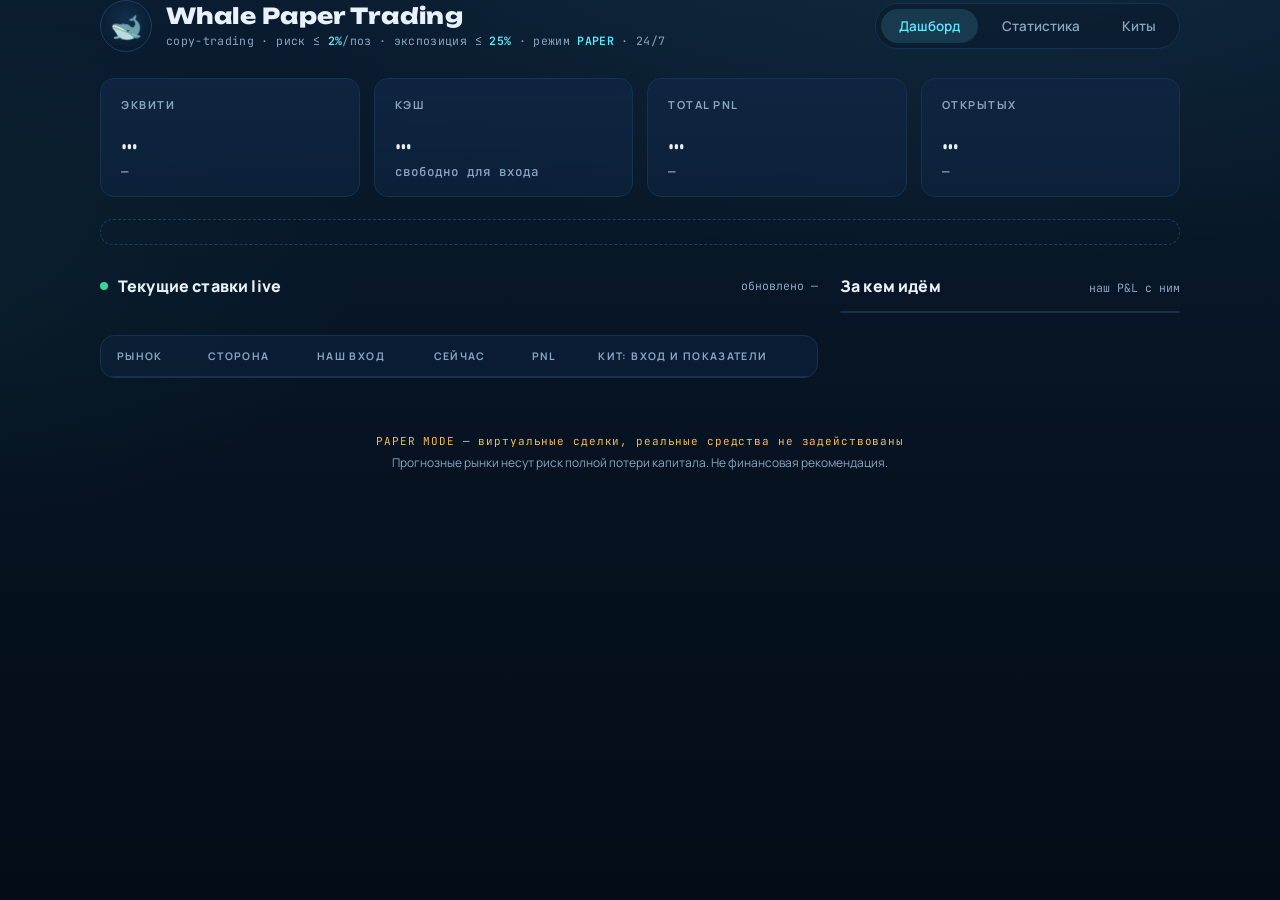
<file: index.html>
<!DOCTYPE html>
<html lang="ru">
<head>
<meta charset="UTF-8">
<meta name="viewport" content="width=device-width, initial-scale=1">
<title>🐋 Дашборд · Whale Paper Trading</title>
<link rel="preconnect" href="https://fonts.googleapis.com">
<link rel="preconnect" href="https://fonts.gstatic.com" crossorigin>
<link href="https://fonts.googleapis.com/css2?family=Manrope:wght@400;500;600;700;800&family=JetBrains+Mono:wght@400;500;600;700&family=Unbounded:wght@600;800&display=swap" rel="stylesheet">
<link rel="stylesheet" href="/style.css">
</head>
<body>
<header class="wrap">
  <div class="topbar">
    <div class="brand">
      <div class="sonar" aria-hidden="true">🐋</div>
      <div>
        <h1>Whale Paper Trading</h1>
        <div class="sub">copy-trading · риск ≤ <b>2%</b>/поз · экспозиция ≤ <b>25%</b> · режим <b>PAPER</b> · 24/7</div>
      </div>
    </div>
    <nav aria-label="Навигация">
      <a class="active" href="/">Дашборд</a>
      <a href="/stats">Статистика</a>
      <a href="/whales">Киты</a>
    </nav>
  </div>
</header>

<main class="wrap">
  <section class="stats" aria-label="Метрики">
    <div class="stat">
      <div class="label">Эквити</div><div class="value" id="equity">…</div><div class="delta flat" id="equity-delta">—</div>
      <svg class="spark" id="spark" viewBox="0 0 200 38" preserveAspectRatio="none" aria-hidden="true">
        <defs><linearGradient id="g1" x1="0" y1="0" x2="0" y2="1"><stop offset="0" stop-color="#63e6ff" stop-opacity=".28"/><stop offset="1" stop-color="#63e6ff" stop-opacity="0"/></linearGradient></defs>
        <path id="sparkfill" d="" fill="url(#g1)"/><path id="sparkline" d="" fill="none" stroke="#63e6ff" stroke-width="1.6"/>
      </svg>
    </div>
    <div class="stat"><div class="label">Кэш</div><div class="value" id="cash">…</div><div class="delta flat">свободно для входа</div></div>
    <div class="stat"><div class="label">Total PnL</div><div class="value" id="pnl">…</div><div class="delta flat" id="pnl-delta">—</div></div>
    <div class="stat"><div class="label">Открытых</div><div class="value" id="opencnt">…</div><div class="delta flat" id="exp-delta">—</div></div>
  </section>

  <div id="halt"></div>
  <div class="risk" role="status" id="riskbanner"></div>

  <div class="grid">
    <section>
      <div class="sec">
        <h2><span class="live-dot" aria-hidden="true"></span>Текущие ставки live</h2>
        <span class="meta">обновлено <span id="updated">—</span></span>
      </div>
      <div class="chips" id="tabs"></div>
      <div class="chips" id="timefilter"></div>
      <div class="panel">
        <table>
          <thead><tr><th>Рынок</th><th>Сторона</th><th>Наш вход</th><th>Сейчас</th><th>PnL</th><th>Кит: вход и показатели</th></tr></thead>
          <tbody id="open"></tbody>
        </table>
      </div>
    </section>

    <aside>
      <div class="sec"><h2>За кем идём</h2><span class="meta">наш P&L с ним</span></div>
      <div class="panel" id="roster"></div>
    </aside>
  </div>
</main>

<footer class="wrap">
  <div class="paper">PAPER MODE — виртуальные сделки, реальные средства не задействованы</div>
  <div style="margin-top:6px">Прогнозные рынки несут риск полной потери капитала. Не финансовая рекомендация.</div>
</footer>
<script src="/app.js"></script>
</body>
</html>
</file>
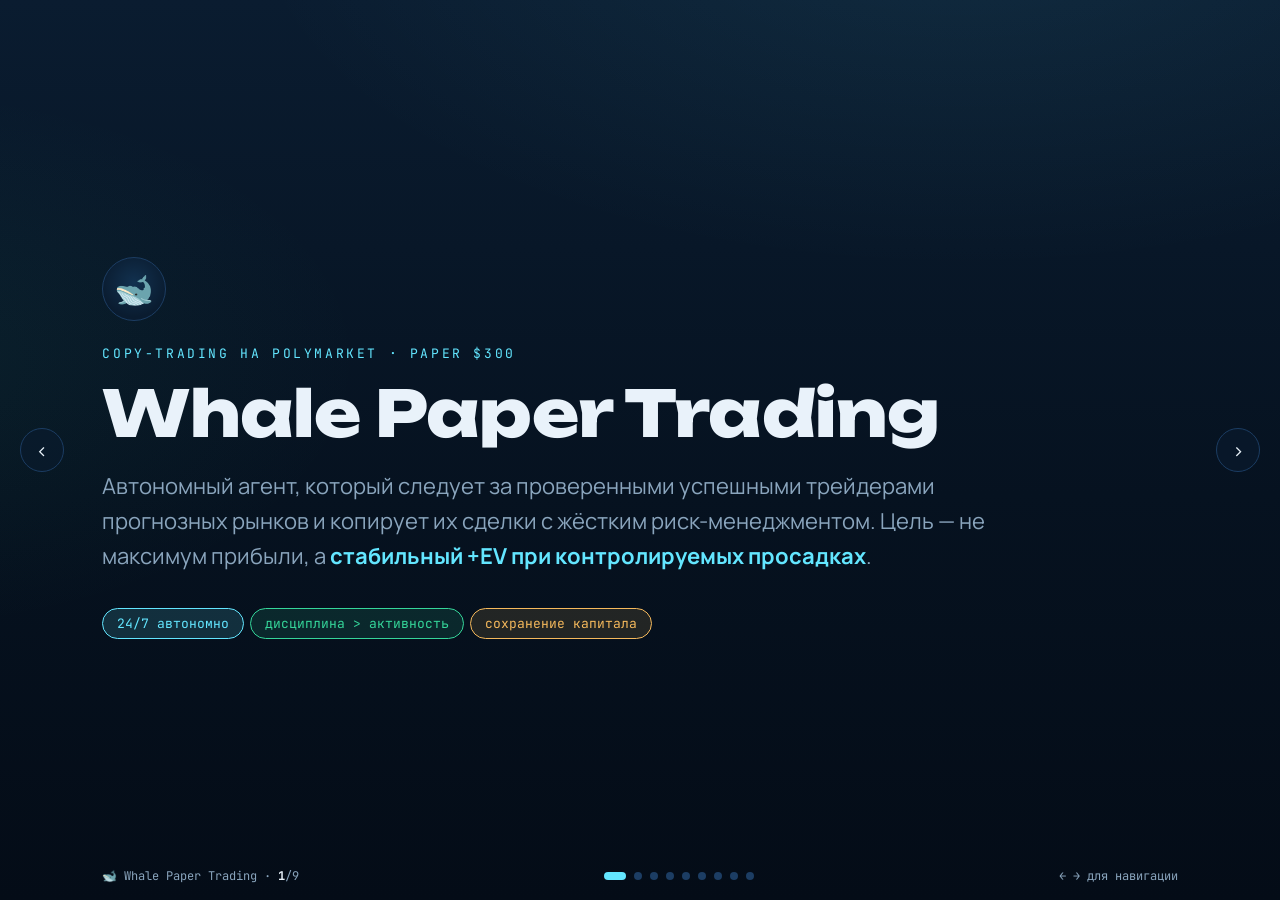
<file: deck.html>
<!DOCTYPE html>
<html lang="ru">
<head>
<meta charset="UTF-8">
<meta name="viewport" content="width=device-width, initial-scale=1">
<title>🐋 Whale Paper Trading — как это работает</title>
<link rel="preconnect" href="https://fonts.googleapis.com"><link rel="preconnect" href="https://fonts.gstatic.com" crossorigin>
<link href="https://fonts.googleapis.com/css2?family=Manrope:wght@400;500;600;700;800&family=JetBrains+Mono:wght@400;500;600;700&family=Unbounded:wght@600;800&display=swap" rel="stylesheet">
<style>
:root{--abyss:#061220;--abyss-2:#0a1c30;--surface:#0e2440;--surface-2:#122c4d;--line:#1c3d63;--line-soft:#16324f;
  --foam:#e9f2fa;--mist:#8aa5bd;--glow:#63e6ff;--glow-dim:rgba(99,230,255,.14);--up:#35d69a;--down:#ff6b87;--amber:#f5b95c;
  --mono:'JetBrains Mono',monospace;--body:'Manrope',sans-serif;--display:'Unbounded','Manrope',sans-serif}
*{box-sizing:border-box;margin:0;padding:0}
body{font-family:var(--body);color:var(--foam);overflow:hidden;height:100vh;
  background:radial-gradient(1200px 600px at 75% -10%,rgba(99,230,255,.08),transparent 60%),
    radial-gradient(900px 500px at -10% 40%,rgba(53,214,154,.06),transparent 55%),
    linear-gradient(180deg,var(--abyss-2) 0%,var(--abyss) 55%,#040c17 100%);-webkit-font-smoothing:antialiased}
.deck{height:100vh;position:relative}
.slide{position:absolute;inset:0;display:none;flex-direction:column;justify-content:center;
  padding:6vh 8vw;opacity:0;transition:opacity .4s}
.slide.on{display:flex;opacity:1;animation:fade .5s}
@keyframes fade{from{opacity:0;transform:translateY(12px)}to{opacity:1;transform:none}}
.kicker{font-family:var(--mono);font-size:13px;letter-spacing:.2em;text-transform:uppercase;color:var(--glow);margin-bottom:18px}
h1{font-family:var(--display);font-weight:800;font-size:clamp(30px,6vw,64px);line-height:1.05;letter-spacing:-.01em}
h2{font-family:var(--display);font-weight:800;font-size:clamp(24px,4.2vw,44px);line-height:1.1;margin-bottom:26px}
.lead{font-size:clamp(16px,2.2vw,22px);color:var(--mist);max-width:900px;line-height:1.6;margin-top:22px}
.grid{display:grid;gap:16px;margin-top:10px}
.g2{grid-template-columns:1fr 1fr}.g3{grid-template-columns:repeat(3,1fr)}
.card{background:linear-gradient(180deg,var(--surface),rgba(14,36,64,.6));border:1px solid var(--line-soft);
  border-radius:16px;padding:22px 24px}
.card .t{font-family:var(--display);font-weight:600;font-size:19px;margin-bottom:8px;display:flex;align-items:center;gap:10px}
.card .d{color:var(--mist);font-size:15px;line-height:1.55}
.card b{color:var(--foam)} .card .num{font-family:var(--mono);color:var(--glow)}
.mono{font-family:var(--mono)}
.pill{display:inline-block;font-family:var(--mono);font-size:13px;color:var(--glow);background:var(--glow-dim);
  border:1px solid var(--glow);border-radius:999px;padding:6px 14px;margin:4px 6px 4px 0}
.pill.g{color:var(--up);background:rgba(53,214,154,.12);border-color:var(--up)}
.pill.a{color:var(--amber);background:rgba(245,185,92,.12);border-color:var(--amber)}
.flow{font-family:var(--mono);font-size:clamp(12px,1.5vw,16px);color:var(--mist);line-height:2;
  background:rgba(10,28,48,.6);border:1px solid var(--line-soft);border-radius:14px;padding:22px 26px;margin-top:14px;white-space:pre-wrap}
.flow .h{color:var(--glow)} .flow .u{color:var(--up)}
ul{list-style:none;margin-top:10px} li{padding:9px 0;font-size:clamp(15px,2vw,19px);color:var(--foam);display:flex;gap:12px;align-items:flex-start}
li::before{content:"▸";color:var(--glow);font-weight:700} li b{color:var(--glow)} li span{color:var(--mist)}
.big{font-family:var(--mono);font-weight:700;font-size:clamp(26px,5vw,48px);color:var(--glow);margin-top:6px}
.sonar{width:64px;height:64px;border-radius:50%;display:grid;place-items:center;font-size:32px;
  background:radial-gradient(circle at 50% 40%,#12314f,#0a1c30 70%);border:1px solid var(--line);margin-bottom:24px}
.foot{position:fixed;left:0;right:0;bottom:0;display:flex;align-items:center;justify-content:space-between;
  padding:16px 8vw;font-family:var(--mono);font-size:12px;color:var(--mist)}
.dots{display:flex;gap:8px} .dot{width:8px;height:8px;border-radius:50%;background:var(--line);cursor:pointer;transition:.2s}
.dot.on{background:var(--glow);width:22px;border-radius:6px}
.nav{font-family:var(--mono);font-size:12px;color:var(--mist)} .nav b{color:var(--foam)}
.arrow{position:fixed;top:50%;transform:translateY(-50%);width:44px;height:44px;border-radius:50%;
  border:1px solid var(--line);background:rgba(10,28,48,.6);color:var(--foam);cursor:pointer;font-size:20px;
  display:grid;place-items:center;z-index:5;user-select:none}
.arrow:hover{border-color:var(--glow);color:var(--glow)} .arrow.l{left:20px} .arrow.r{right:20px}
@media(max-width:700px){.g2,.g3{grid-template-columns:1fr}.arrow{display:none}}
</style>
</head>
<body>
<div class="deck" id="deck">

  <section class="slide">
    <div class="sonar">🐋</div>
    <div class="kicker">Copy-trading на Polymarket · Paper $300</div>
    <h1>Whale Paper Trading</h1>
    <div class="lead">Автономный агент, который следует за проверенными успешными трейдерами прогнозных рынков и копирует их сделки с жёстким риск-менеджментом. Цель — не максимум прибыли, а <b style="color:var(--glow)">стабильный +EV при контролируемых просадках</b>.</div>
    <div style="margin-top:30px"><span class="pill">24/7 автономно</span><span class="pill g">дисциплина &gt; активность</span><span class="pill a">сохранение капитала</span></div>
  </section>

  <section class="slide">
    <div class="kicker">01 · Идея</div>
    <h2>За кем и как мы идём</h2>
    <div class="grid g2">
      <div class="card"><div class="t">🎯 Кого копируем</div><div class="d">Топ-<b>10 лидеров</b> по «копируемости»: стабильный ROI, <span class="num">loss&lt;13%</span>, направленные (не маркет-мейкеры). Пересматриваем каждый цикл.</div></div>
      <div class="card"><div class="t">⚡ Что копируем</div><div class="d">Только <b>СВЕЖИЕ входы</b> лидера — когда он ТОЛЬКО купил и цена ещё у его цены. Эдж не съеден рынком.</div></div>
      <div class="card"><div class="t">🚫 Что НЕ берём</div><div class="d">Лайв-матчи (монетки), догон-фавориты, тонкие рынки, крайние цены. Даже трейдер №1 теряет на лайв-матчах.</div></div>
      <div class="card"><div class="t">💰 На чём</div><div class="d">Виртуальные <span class="num">$300</span> (paper-режим). Реальные средства не задействованы — сначала доказываем стратегию.</div></div>
    </div>
  </section>

  <section class="slide">
    <div class="kicker">02 · Инфраструктура</div>
    <h2>Где всё крутится</h2>
    <div class="grid g2">
      <div class="card"><div class="t">🖥 Сервер (VPS, Москва)</div><div class="d"><b>CRON</b> каждые <span class="num">6 минут</span> запускает торговый цикл. <b>xray</b> — прокси для обхода геоблока Polymarket. Всё лёгкое: только cron + прокси.</div></div>
      <div class="card"><div class="t">☁️ Vercel</div><div class="d">Витрина — дашборд из <b>3 страниц</b>. Читает данные напрямую из raw GitHub, обновляется каждые <span class="num">20 сек</span> без пересборки.</div></div>
    </div>
    <div class="lead">Важно: <b style="color:var(--glow)">данные и дизайн разделены</b> — данные живут в git, интерфейс на Vercel. Поэтому правки не мешают торговле, а перегруз сервера исключён.</div>
  </section>

  <section class="slide">
    <div class="kicker">03 · Движок</div>
    <h2>Один движок — 6 модулей</h2>
    <div class="lead" style="margin-top:0;margin-bottom:8px">Каждые 6 минут <span class="mono" style="color:var(--glow)">cycle.js</span> по очереди запускает:</div>
    <ul>
      <li><b>exit-check</b> <span>— вышел ли лидер → выходим следом · тейк-профит 50% на ≥90¢</span></li>
      <li><b>paper-update</b> <span>— марка цен, резолвы, показатели китов, статистика, кривая эквити</span></li>
      <li><b>risk-guard</b> <span>— лимиты день 3% / неделя 8% / просадка 15% → стоп</span></li>
      <li><b>paper-enter</b> <span>— сканит лидерборд, ищет свежие качественные входы по спеку</span></li>
      <li><b>digest</b> <span>— часовая сводка</span></li>
      <li><b>git pull → push</b> <span>— подтягивает правки, публикует данные</span></li>
    </ul>
  </section>

  <section class="slide">
    <div class="kicker">04 · Поток данных</div>
    <h2>Как данные ходят</h2>
    <div class="flow"><span class="h">polycop.fun</span>      → лидерборд трейдеров
<span class="h">data-api.polymarket</span> → позиции и сделки лидеров      ┐
<span class="h">clob.polymarket</span>     → стакан (ликвидность)          ├→ ДВИЖОК (6 мин)
<span class="h">gamma-api</span>           → резолвы рынков                ┘        │
                                                          │ git push
                                                          ▼
                          <span class="u">paper-state.json</span>  →  GitHub (raw)
                                                          │
                                          дашборд читает каждые 20с ◄┘</div>
    <div class="lead"><span class="mono" style="color:var(--up)">paper-state.json</span> — единственный источник истины. Живёт на сервере, публикуется в GitHub, оттуда его напрямую тянет дашборд.</div>
  </section>

  <section class="slide">
    <div class="kicker">05 · Стратегия</div>
    <h2>Правила входа (все обязательны)</h2>
    <div class="grid g3">
      <div class="card"><div class="t">📅 Время</div><div class="d">≥ <span class="num">48ч</span> до резолва · свежая сделка лидера · лаг ≤ <span class="num">3 п.п.</span> от его цены</div></div>
      <div class="card"><div class="t">💧 Рынок</div><div class="d">Цена <span class="num">5–95¢</span> · объём ≥ <span class="num">$10k</span> · глубина стакана (ордер не двигает цену)</div></div>
      <div class="card"><div class="t">🤝 Консенсус</div><div class="d">Нет конфликта: если ≥2 лидера на встречной стороне — пропуск</div></div>
    </div>
    <div style="margin-top:18px"><span class="pill">размер ≤ 2% банка</span><span class="pill">экспозиция ≤ 25%</span><span class="pill">≤ 3 на категорию</span><span class="pill">никакого мартингейла</span></div>
  </section>

  <section class="slide">
    <div class="kicker">06 · Риск</div>
    <h2>Три рубежа защиты</h2>
    <div class="grid g3">
      <div class="card"><div class="t">🛑 День</div><div class="big">−3%</div><div class="d">убыток за сутки → стоп на 24 часа</div></div>
      <div class="card"><div class="t">🛑 Неделя</div><div class="big">−8%</div><div class="d">→ стоп до конца недели + отчёт</div></div>
      <div class="card"><div class="t">🛑 Просадка</div><div class="big">−15%</div><div class="d">от пика → полная остановка, ручное возобновление</div></div>
    </div>
    <div class="lead">При любой техошибке (не проверить ликвидность, сбой API) — <b style="color:var(--glow)">сделка отменяется</b>, а не исполняется вслепую. Правила всегда важнее возможной прибыли.</div>
  </section>

  <section class="slide">
    <div class="kicker">07 · Интерфейс</div>
    <h2>Дашборд — 3 страницы</h2>
    <div class="grid g3">
      <div class="card"><div class="t">📈 Дашборд</div><div class="d">Метрики + риск-плашка + текущие ставки таблицей с <b>входом кита и его показателями</b> (цена, капитал, WR, PnL)</div></div>
      <div class="card"><div class="t">📊 Статистика</div><div class="d">Графики: кривая эквити, заработок по китам, категории. P&L по топам, закрытые сделки, журнал</div></div>
      <div class="card"><div class="t">🐋 Киты</div><div class="d">По каждому киту — сколько заработали, на чём и когда. Лидерборд с сортировкой</div></div>
    </div>
    <div class="lead">Тёмная неоновая тема, данные live каждые 20 секунд.</div>
  </section>

  <section class="slide">
    <div class="kicker">Итог</div>
    <h1>Дисциплина, а не азарт</h1>
    <div class="lead">Автономный агент, который <b style="color:var(--glow)">проверяет рынок каждые 6 минут</b>, входит только в качественные сигналы лидеров, жёстко режет риск и честно показывает результат. Нет сигнала — сидит на кэше. Сохранение капитала важнее любой отдельной сделки.</div>
    <div style="margin-top:28px"><span class="pill g">✓ автономно 24/7</span><span class="pill g">✓ 6 модулей, 1 движок</span><span class="pill g">✓ 3 рубежа риска</span><span class="pill g">✓ полная прозрачность</span></div>
    <div class="lead mono" style="font-size:14px;color:var(--amber);margin-top:24px">PAPER MODE — виртуальные сделки. Прогнозные рынки несут риск полной потери капитала.</div>
  </section>

</div>

<div class="arrow l" onclick="go(-1)">‹</div>
<div class="arrow r" onclick="go(1)">›</div>
<div class="foot">
  <div class="nav">🐋 Whale Paper Trading · <b id="cur">1</b>/<span id="tot">10</span></div>
  <div class="dots" id="dots"></div>
  <div class="nav">← → для навигации</div>
</div>

<script>
const sl=[...document.querySelectorAll(".slide")];let i=0;
const dots=document.getElementById("dots");
sl.forEach((_,k)=>{const d=document.createElement("div");d.className="dot";d.onclick=()=>show(k);dots.appendChild(d)});
document.getElementById("tot").textContent=sl.length;
function show(k){i=Math.max(0,Math.min(sl.length-1,k));sl.forEach((s,n)=>s.classList.toggle("on",n===i));
  [...dots.children].forEach((d,n)=>d.classList.toggle("on",n===i));document.getElementById("cur").textContent=i+1}
function go(d){show(i+d)}
addEventListener("keydown",e=>{if(e.key==="ArrowRight"||e.key===" ")go(1);if(e.key==="ArrowLeft")go(-1)});
let sx=0;addEventListener("touchstart",e=>sx=e.touches[0].clientX);
addEventListener("touchend",e=>{const dx=e.changedTouches[0].clientX-sx;if(Math.abs(dx)>50)go(dx<0?1:-1)});
show(0);
</script>
</body>
</html>
</file>
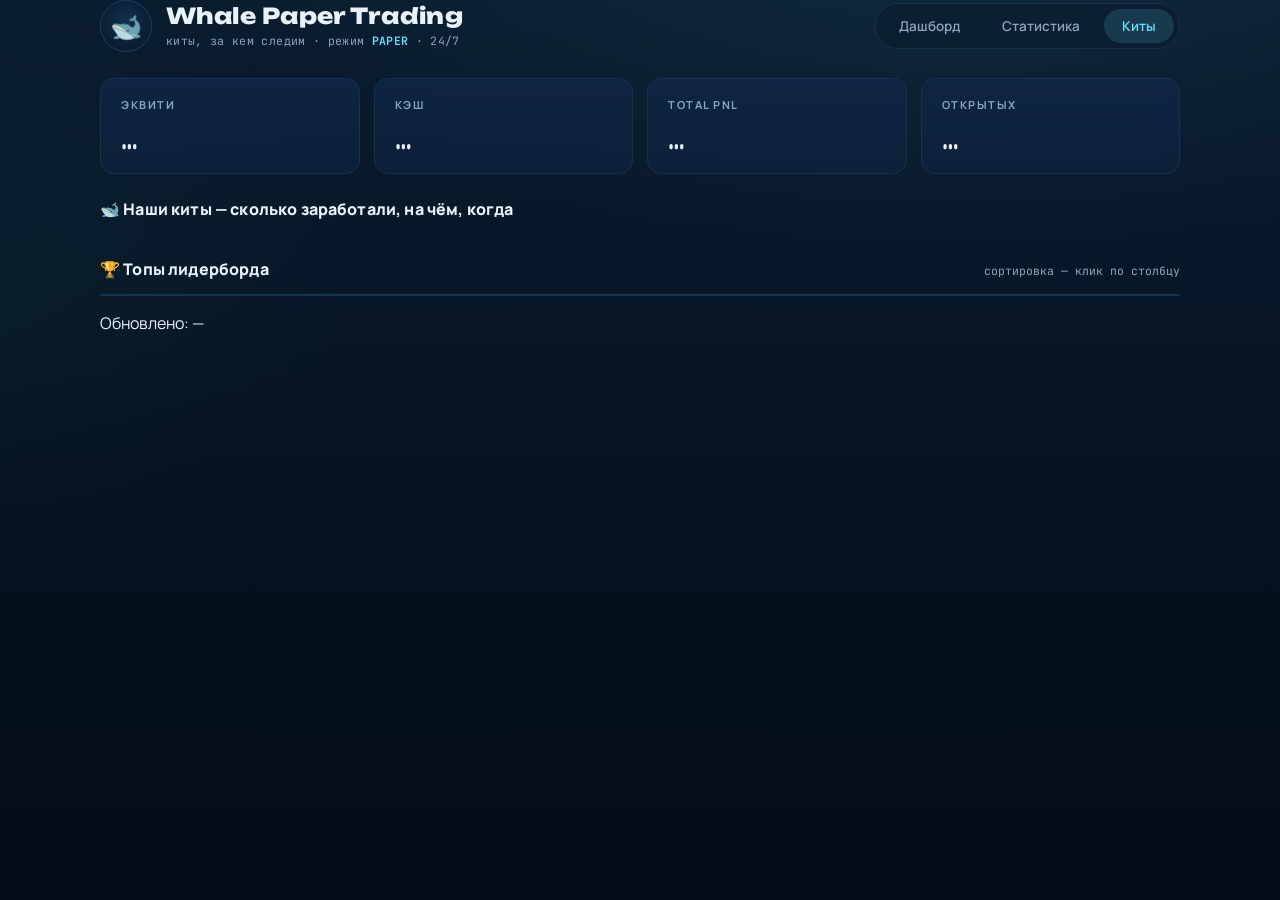
<file: whales.html>
<!DOCTYPE html>
<html lang="ru">
<head>
<meta charset="UTF-8">
<meta name="viewport" content="width=device-width, initial-scale=1">
<title>🐋 Киты · Whale Paper Trading</title>
<link rel="preconnect" href="https://fonts.googleapis.com"><link rel="preconnect" href="https://fonts.gstatic.com" crossorigin>
<link href="https://fonts.googleapis.com/css2?family=Manrope:wght@400;500;600;700;800&family=JetBrains+Mono:wght@400;500;600;700&family=Unbounded:wght@600;800&display=swap" rel="stylesheet">
<link rel="stylesheet" href="/style.css">
</head>
<body>
<header class="wrap">
  <div class="topbar">
    <div class="brand"><div class="sonar">🐋</div><div><h1>Whale Paper Trading</h1><div class="sub">киты, за кем следим · режим <b>PAPER</b> · 24/7</div></div></div>
    <nav><a href="/">Дашборд</a><a href="/stats">Статистика</a><a class="active" href="/whales">Киты</a></nav>
  </div>
</header>
<main class="wrap" style="padding-bottom:56px">
  <section class="stats">
    <div class="stat"><div class="label">Эквити</div><div class="value" id="equity">…</div></div>
    <div class="stat"><div class="label">Кэш</div><div class="value" id="cash">…</div></div>
    <div class="stat"><div class="label">Total PnL</div><div class="value" id="pnl">…</div></div>
    <div class="stat"><div class="label">Открытых</div><div class="value" id="opencnt">…</div></div>
  </section>

  <div class="sec"><h2>🐋 Наши киты — сколько заработали, на чём, когда</h2></div>
  <div class="grid2" id="whales"></div>

  <div class="sec"><h2>🏆 Топы лидерборда</h2><span class="meta">сортировка — клик по столбцу</span></div>
  <div class="panel" id="tops"></div>
  <div style="margin-top:16px" class="meta">Обновлено: <span id="updated">—</span></div>
</main>
<script src="/app.js"></script>
</body>
</html>
</file>
<file: style.css>
:root{
  --abyss:#061220; --abyss-2:#0a1c30; --surface:#0e2440; --surface-2:#122c4d;
  --line:#1c3d63; --line-soft:#16324f; --foam:#e9f2fa; --mist:#8aa5bd;
  --glow:#63e6ff; --glow-dim:rgba(99,230,255,.14);
  --up:#35d69a; --up-bg:rgba(53,214,154,.12); --down:#ff6b87; --down-bg:rgba(255,107,135,.12);
  --amber:#f5b95c; --radius:14px;
  --dim:#8aa5bd; --grn:#35d69a; --red:#ff6b87; --acc:#63e6ff;
  --mono:'JetBrains Mono', ui-monospace, SFMono-Regular, Menlo, monospace;
  --body:'Manrope', -apple-system, 'Segoe UI', sans-serif;
  --display:'Unbounded', 'Manrope', sans-serif;
}
*{box-sizing:border-box;margin:0;padding:0}
html{scroll-behavior:smooth}
body{font-family:var(--body);color:var(--foam);
  background:radial-gradient(1200px 600px at 75% -10%, rgba(99,230,255,.07), transparent 60%),
    radial-gradient(900px 500px at -10% 30%, rgba(53,214,154,.05), transparent 55%),
    linear-gradient(180deg, var(--abyss-2) 0%, var(--abyss) 55%, #040c17 100%);
  min-height:100vh;-webkit-font-smoothing:antialiased;background-attachment:fixed}
a{color:inherit;text-decoration:none}
.wrap{max-width:1120px;margin:0 auto;padding:0 20px}
/* header */
header{padding:26px 0 8px}
.topbar{display:flex;align-items:center;justify-content:space-between;gap:16px;flex-wrap:wrap}
.brand{display:flex;align-items:center;gap:14px}
.sonar{position:relative;width:52px;height:52px;border-radius:50%;display:grid;place-items:center;font-size:26px;
  background:radial-gradient(circle at 50% 40%, #12314f, #0a1c30 70%);border:1px solid var(--line);flex-shrink:0}
.sonar::before,.sonar::after{content:"";position:absolute;inset:0;border-radius:50%;border:1px solid var(--glow);opacity:0;
  animation:ping 3.4s cubic-bezier(.2,.6,.3,1) infinite}
.sonar::after{animation-delay:1.7s}
@keyframes ping{0%{transform:scale(.6);opacity:.55}80%{opacity:0}100%{transform:scale(1.9);opacity:0}}
@media (prefers-reduced-motion:reduce){.sonar::before,.sonar::after{animation:none}.live-dot{animation:none}}
.brand h1{font-family:var(--display);font-weight:800;font-size:clamp(17px,2.4vw,22px);letter-spacing:.02em;line-height:1.1}
.brand .sub{font-family:var(--mono);font-size:11.5px;color:var(--mist);margin-top:5px;letter-spacing:.03em}
.brand .sub b{color:var(--glow);font-weight:600}
nav{display:flex;gap:6px;background:rgba(10,28,48,.7);border:1px solid var(--line-soft);border-radius:999px;padding:5px;backdrop-filter:blur(6px)}
nav a{padding:8px 18px;border-radius:999px;font-size:13.5px;font-weight:600;color:var(--mist);transition:color .15s, background .15s}
nav a:hover{color:var(--foam)}
nav a.active{background:var(--glow-dim);color:var(--glow)}
/* stats */
.stats{display:grid;grid-template-columns:repeat(4,1fr);gap:14px;margin:26px 0 22px}
.stat{background:linear-gradient(180deg, var(--surface) 0%, rgba(14,36,64,.6) 100%);border:1px solid var(--line-soft);border-radius:var(--radius);padding:18px 20px 16px;position:relative;overflow:hidden}
.stat .label{font-size:11px;font-weight:700;letter-spacing:.14em;text-transform:uppercase;color:var(--mist)}
.stat .value{font-family:var(--mono);font-size:clamp(22px,3vw,28px);font-weight:700;margin-top:8px;font-variant-numeric:tabular-nums;letter-spacing:-.01em}
.stat .delta{font-family:var(--mono);font-size:12.5px;margin-top:6px;font-weight:500}
.delta.up{color:var(--up)} .delta.down{color:var(--down)} .delta.flat{color:var(--mist)}
.stat svg.spark{position:absolute;left:0;right:0;bottom:0;width:100%;height:38px;opacity:.9}
/* section headers */
.sec{display:flex;align-items:baseline;justify-content:space-between;gap:12px;margin:24px 0 14px}
.sec h2{font-size:16px;font-weight:800;letter-spacing:.01em;display:flex;align-items:center;gap:10px}
.live-dot{width:8px;height:8px;border-radius:50%;background:var(--up);box-shadow:0 0 0 0 rgba(53,214,154,.5);animation:pulse 2s infinite}
@keyframes pulse{70%{box-shadow:0 0 0 9px rgba(53,214,154,0)}}
.sec .meta{font-family:var(--mono);font-size:11.5px;color:var(--mist)}
/* grid */
.grid{display:grid;grid-template-columns:1fr 340px;gap:22px;padding-bottom:56px}
.panel{background:rgba(14,36,64,.55);border:1px solid var(--line-soft);border-radius:var(--radius);overflow:hidden}
table{width:100%;border-collapse:collapse;font-size:13.5px}
thead th{font-size:10.5px;font-weight:700;letter-spacing:.13em;text-transform:uppercase;color:var(--mist);text-align:left;padding:13px 16px;border-bottom:1px solid var(--line-soft);white-space:nowrap}
th.sortable{cursor:pointer;user-select:none} th.sortable:hover{color:var(--foam)} th.sortable.act{color:var(--glow)} th .ar{opacity:.5;font-size:9px}
tbody td{padding:14px 16px;border-bottom:1px solid rgba(22,50,79,.6);vertical-align:middle}
tbody tr:last-child td{border-bottom:none}
tbody tr{transition:background .12s}
tbody tr:hover{background:rgba(99,230,255,.04)}
.market{font-weight:700;line-height:1.35}
.market .cat{display:inline-block;font-family:var(--mono);font-size:10px;font-weight:600;color:var(--mist);border:1px solid var(--line);border-radius:5px;padding:2px 7px;margin-top:6px;letter-spacing:.05em}
.side{font-family:var(--mono);font-size:11.5px;font-weight:700;letter-spacing:.06em;padding:4px 10px;border-radius:6px;white-space:nowrap;display:inline-block}
.side.yes{color:var(--up);background:var(--up-bg)} .side.no{color:var(--down);background:var(--down-bg)}
.num{font-family:var(--mono);font-variant-numeric:tabular-nums;white-space:nowrap}
.pnl.up,.up{color:var(--up)} .pnl.up{font-weight:600}
.pnl.down,.down{color:var(--down)} .pnl.down{font-weight:600}
.acc,.glow{color:var(--glow)}
/* whale ref inside positions — вход и показатели кита */
.whale-ref{font-family:var(--mono);font-size:11px;color:var(--mist);line-height:1.5}
.whale-ref .wl{color:var(--foam);font-weight:600;font-size:11.5px}
.whale-ref .wentry{color:var(--glow);font-weight:600}
.whale-ref .wm{color:var(--mist)}
.avatar{width:26px;height:26px;border-radius:8px;display:grid;place-items:center;font-size:13px;background:var(--surface-2);border:1px solid var(--line);flex-shrink:0}
/* whale roster */
.whale-card{display:flex;align-items:center;gap:12px;padding:14px 16px;border-bottom:1px solid rgba(22,50,79,.6);transition:background .12s}
.whale-card:last-child{border-bottom:none}
.whale-card:hover{background:rgba(99,230,255,.04)}
.whale-card .avatar{width:38px;height:38px;font-size:18px;border-radius:11px}
.whale-card .info{flex:1;min-width:0}
.whale-card .name{font-weight:700;font-size:13.5px;white-space:nowrap;overflow:hidden;text-overflow:ellipsis}
.whale-card .addr{font-family:var(--mono);font-size:10.5px;color:var(--mist);margin-top:2px}
.whale-card .roi{font-family:var(--mono);font-size:13px;font-weight:700;text-align:right;white-space:nowrap}
.whale-card .roi small{display:block;font-size:9.5px;font-weight:600;color:var(--mist);letter-spacing:.1em;text-transform:uppercase;margin-top:2px}
.depth{height:3px;border-radius:2px;background:var(--line-soft);margin-top:6px;overflow:hidden}
.depth i{display:block;height:100%;background:linear-gradient(90deg,var(--glow),var(--up));border-radius:2px}
/* risk banner */
.risk{display:flex;gap:14px;align-items:center;flex-wrap:wrap;font-family:var(--mono);font-size:11.5px;color:var(--mist);border:1px dashed var(--line);border-radius:var(--radius);padding:12px 16px;margin-bottom:6px}
.risk .ok{color:var(--up)} .risk .warn{color:var(--amber)} .risk b{color:var(--foam);font-weight:600}
.halt{background:var(--down-bg);border:1px solid var(--down);border-radius:var(--radius);padding:14px 18px;margin-bottom:14px;color:var(--down);font-size:13px}
/* filter chips (positions time/category) */
.chips{display:flex;gap:8px;flex-wrap:wrap;margin:12px 0}
.chip{font-family:var(--mono);font-size:11.5px;color:var(--mist);background:rgba(10,28,48,.6);border:1px solid var(--line-soft);border-radius:999px;padding:6px 13px;cursor:pointer}
.chip.on{background:var(--glow-dim);color:var(--glow);border-color:var(--glow)}
/* misc for stats/whales pages */
.empty{color:var(--mist);padding:22px;text-align:center;border:1px dashed var(--line);border-radius:var(--radius);font-size:13px;font-family:var(--mono)}
.charts{display:grid;grid-template-columns:1fr 1fr;gap:14px;margin-bottom:8px}
.chartcard{background:rgba(14,36,64,.55);border:1px solid var(--line-soft);border-radius:var(--radius);padding:18px}
.chartcard.wide{grid-column:1/-1}
.chartcard .ct{color:var(--mist);font-size:11px;text-transform:uppercase;letter-spacing:.1em;font-weight:700;margin-bottom:14px}
canvas{max-width:100%}
.log{background:rgba(14,36,64,.55);border:1px solid var(--line-soft);border-radius:var(--radius);padding:16px;font-size:12.5px;color:var(--mist);line-height:1.9;font-family:var(--mono)}
.grid2{display:grid;grid-template-columns:1fr;gap:12px}
.side-yes{color:var(--up);font-weight:600} .side-no{color:var(--down);font-weight:600}
.grn{color:var(--up)} .red{color:var(--down)}
.whalestat{background:rgba(14,36,64,.55);border:1px solid var(--line-soft);border-left:3px solid var(--line);border-radius:var(--radius);padding:14px 16px;margin-bottom:9px;display:flex;justify-content:space-between;align-items:center;flex-wrap:wrap;gap:8px}
.whalestat.pos{border-left-color:var(--up)} .whalestat.neg{border-left-color:var(--down)}
.whalestat .wl{font-weight:700;font-size:14px} .whalestat .wm{color:var(--mist);font-size:12px;margin-top:3px;font-family:var(--mono)}
.whalestat .wp{font-size:20px;font-weight:700;text-align:right;font-family:var(--mono)} .whalestat .wpm{color:var(--mist);font-size:10px;text-align:right;text-transform:uppercase;letter-spacing:.1em}
.card{background:rgba(14,36,64,.55);border:1px solid var(--line-soft);border-radius:var(--radius);padding:14px 16px}
.badge{font-size:10px;padding:2px 8px;border-radius:6px;background:var(--surface-2);color:var(--mist);border:1px solid var(--line);font-family:var(--mono)}
footer{padding:0 0 42px;color:var(--mist);font-size:12px;text-align:center}
footer .paper{font-family:var(--mono);color:var(--amber);font-size:11px;letter-spacing:.08em}
@media (max-width:900px){.stats{grid-template-columns:repeat(2,1fr)}.grid{grid-template-columns:1fr}.charts{grid-template-columns:1fr}}
@media (max-width:640px){
  thead{display:none} table,tbody,tr,td{display:block;width:100%}
  tbody tr{padding:6px 0;border-bottom:1px solid var(--line-soft)} tbody td{border:none;padding:6px 16px}
  tbody td[data-l]::before{content:attr(data-l);display:block;font-size:10px;font-weight:700;letter-spacing:.12em;text-transform:uppercase;color:var(--mist);margin-bottom:3px}
}
</file>
